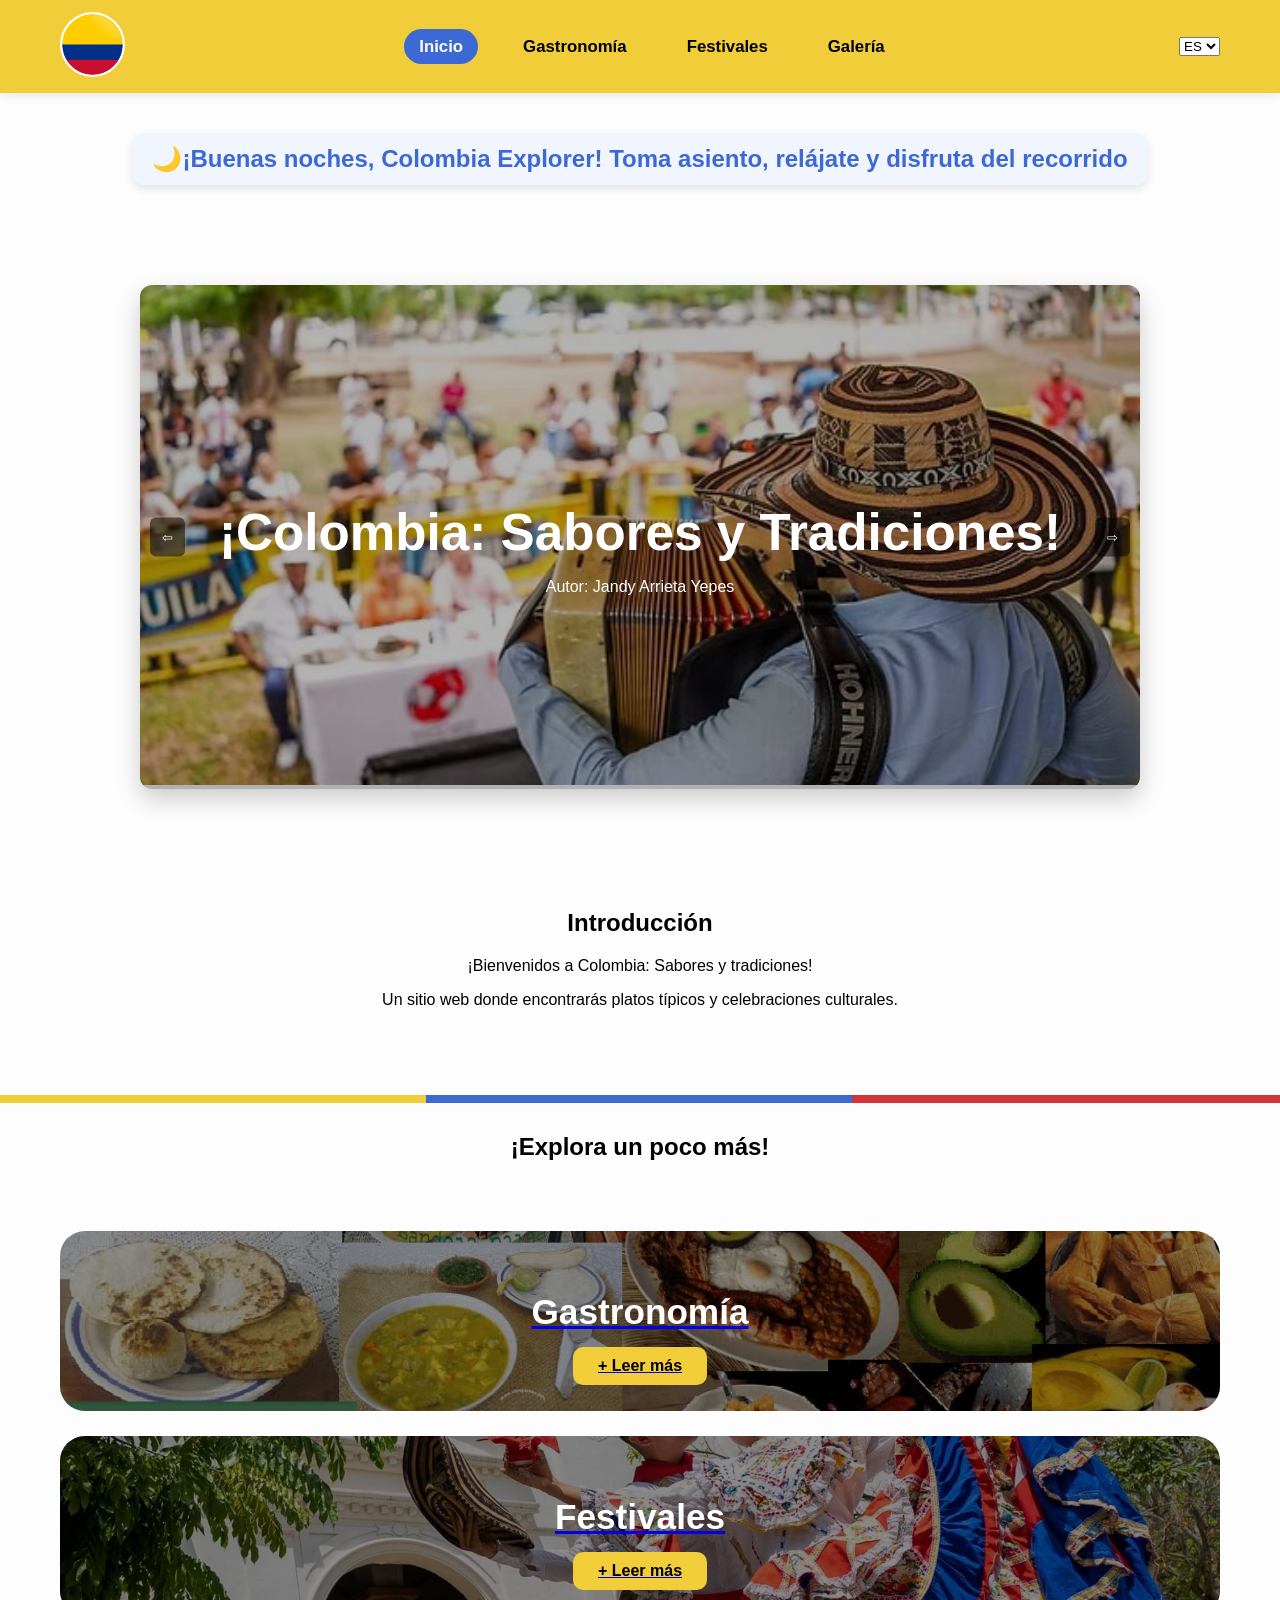
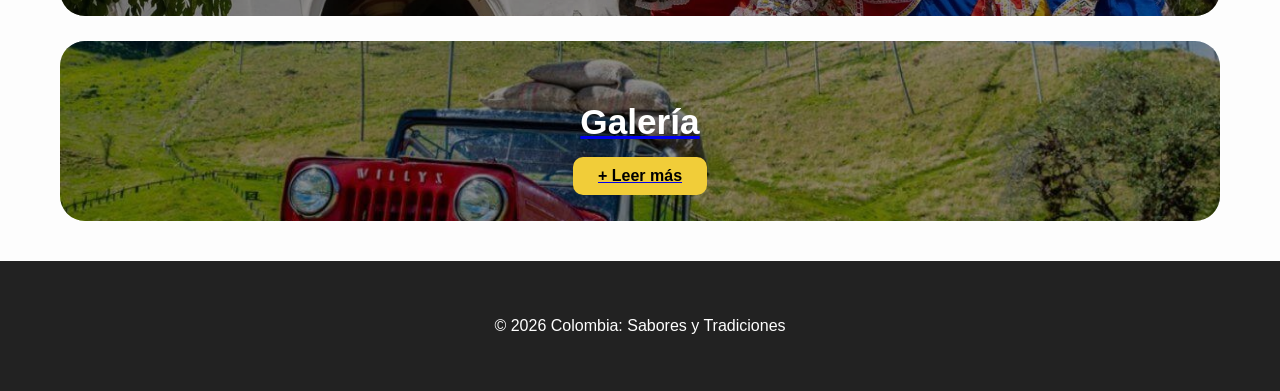
<file: index.html>
<!DOCTYPE html>
<html lang="es">
<head>
    <meta charset="UTF-8">
    <meta name="viewport" content="width=device-width, initial-scale=1.0">
    <title>Colombia: Sabores y Tradiciones</title>
    <link rel="stylesheet" href="css/style.css">
</head>

<body>
    
    <!--Header-->
    <header class="header-vibrant">
        <div class="container header-flex">
            
            <div class="logo-circle">
                <img src="img/logo_circular_colombia.png" alt="Bandera de Colombia en forma circular">
            </div>

          <!--Botón para abrir los enlaces-->
            <button id="abrir" class="abrir-menu" aria-label="Abrir menú">☰</button>
            
            <nav class="nav-menu"  id="nav" aria-label="Menú principal">
                
                <button id="cerrar" class="cerrar-menu" aria-label="Cerrar menú">X</button> 

                    <ul>
                        <li><a href="index.html" class="active" data-section="header" data-value="inicio">Inicio</a></li>
                        <li><a href="gastronomia.html" data-section="header" data-value="gastronomia">Gastronomía</a></li>
                        <li><a href="festivales.html" data-section="header" data-value="festivales">Festivales</a></li>
                        <li><a href="galeria.html" data-section="header" data-value="galeria">Galería</a></li>
                    </ul>

            </nav>

            <div class="header-tools">
                
                <!--Selector de idiomas-->
                <div class="lang-box">
                    <label for="idioma"class="visually-hidden">Idioma:</label>
                    <select id="idioma">
                        <option aria-label="Idioma español" value="es">ES</option>
                        <option aria-label="Idioma inglés" value="en">EN</option>
                    </select>
                </div>
                
            </div>
            
        </div>
    </header>
    
    <!--Contenido principal-->
    
    <main>

            <!--Mensaje de personalización-->
            <h2 id="mensaje"></h2> 
            
            <!--Imagen principal (Hero)-->
            <section id="hero">

                    <div class="hero-imagen">

                        <div class="slider">

                            <div class="slide">
                                <img src="img/Imagen_hero1.jpg" alt="">
                            </div>

                            <div class="slide">
                                <img src="img/Imagen_hero2.jpg" alt="">
                            </div>

                            <div class="slide">
                                <img src="img/Imagen_hero3.jpg" alt="">
                            </div>
                        </div>

                        <!--Flechas izquierda y derecha del slider-->
                        <button class="prev" onclick="moveSlide(-1)">⇦</button> <!--Flecha izquierda-->
                        <button class="next" onclick="moveSlide(1)">⇨</button> <!--Flecha derecha-->

                        <div class="hero-texto">
                            <h1 data-section="hero" data-value="herotitulo">¡Colombia: Sabores y Tradiciones!</h1>
                            <p data-section="hero" data-value="herotexto">Autor: Jandy Arrieta Yepes</p>
                        </div>
                    </div>

            </section>

        <!--Bienvenida-->
        <section id="bienvenida">
            <div class="container">
                <div class="intro-texto">

                    <h2 data-section="bienvenida" data-value="bienvenidatitulo">Introducción</h2>
                    <p data-section="bienvenida" data-value="bienvenidatexto1">¡Bienvenidos a Colombia: Sabores y tradiciones!</p>
                    <p data-section="bienvenida" data-value="bienvenidatexto2">Un sitio web donde encontrarás platos típicos y celebraciones culturales.</p>
                </div>
            </div>

            <div class="bandera-separator"></div>
        </section>
        
        <!--Sección "¡Explora un poco más!"-->
        <section id="explorar">
            <div class="container">
                <h2 class="titulo-seccion" data-section="explorar" data-value="explorartitulo">¡Explora un poco más!</h2>
                
                <div class="grid-franjas">

                    <!--Tarjeta de Gastronomía-->

                    <article class="franja-card">
                        <a href="gastronomia.html">
                            <div class="franja-bg" style="background-image: url(img/collage-comida-colombiana.png) ;" loading="lazy">
                                <div class="overlay">
                                    <h3 data-section="tarjetas" data-value="tarjetagastronomia">Gastronomía</h3>
                                    <span class="btn-fake" data-section="explorar" data-value="btn">+ Leer más</span>
                                </div>
                            </div>
                        </a>
                    </article>
                    
                    <!--Sección Festivales-->
                    <article class="franja-card">
                        <a href="festivales.html">
                            <div class="franja-bg" style="background-image: url(img/pareja-colombiana-bailando_\ \(1\).jpeg);" loading="lazy">
                                <div class="overlay">
                                    <h3 data-section="tarjetas" data-value="tarjetafestival">Festivales</h3>
                                    <span class="btn-fake" data-section="explorar" data-value="btn">+ Leer más</span>
                                </div>
                            </div>
                        </a>
                    </article>

                    <!--Sección Galería-->
                    <article class="franja-card">

                        <a href="galeria.html">
                            <div class="franja-bg" style="background-image: url(img/paisaje-cordillerano-\ Quindio.jpg);" loading="lazy">
                                <div class="overlay">
                                    <h3 data-section="tarjetas" data-value="tarjetagaleria">Galería</h3>
                                    <span class="btn-fake" data-section="explorar" data-value="btn">+ Leer más</span>
                                </div>
                            </div>
                        </a>
                    </article>   
            </div>
        </section>
    </main>
    
     <footer>
        <div class="container">
            <p data-section="footer" data-value="footertexto">&copy; 2026 Colombia: Sabores y Tradiciones</p>
        </div>
    </footer>
    
    <script src="./js/menu.js"></script>
    <script src="./js/idioma.js"></script>
    <script src="./js/slider.js"></script>
    <script src="./js/mensajes_personalizado.js"></script>
</body>
</html>
</file>
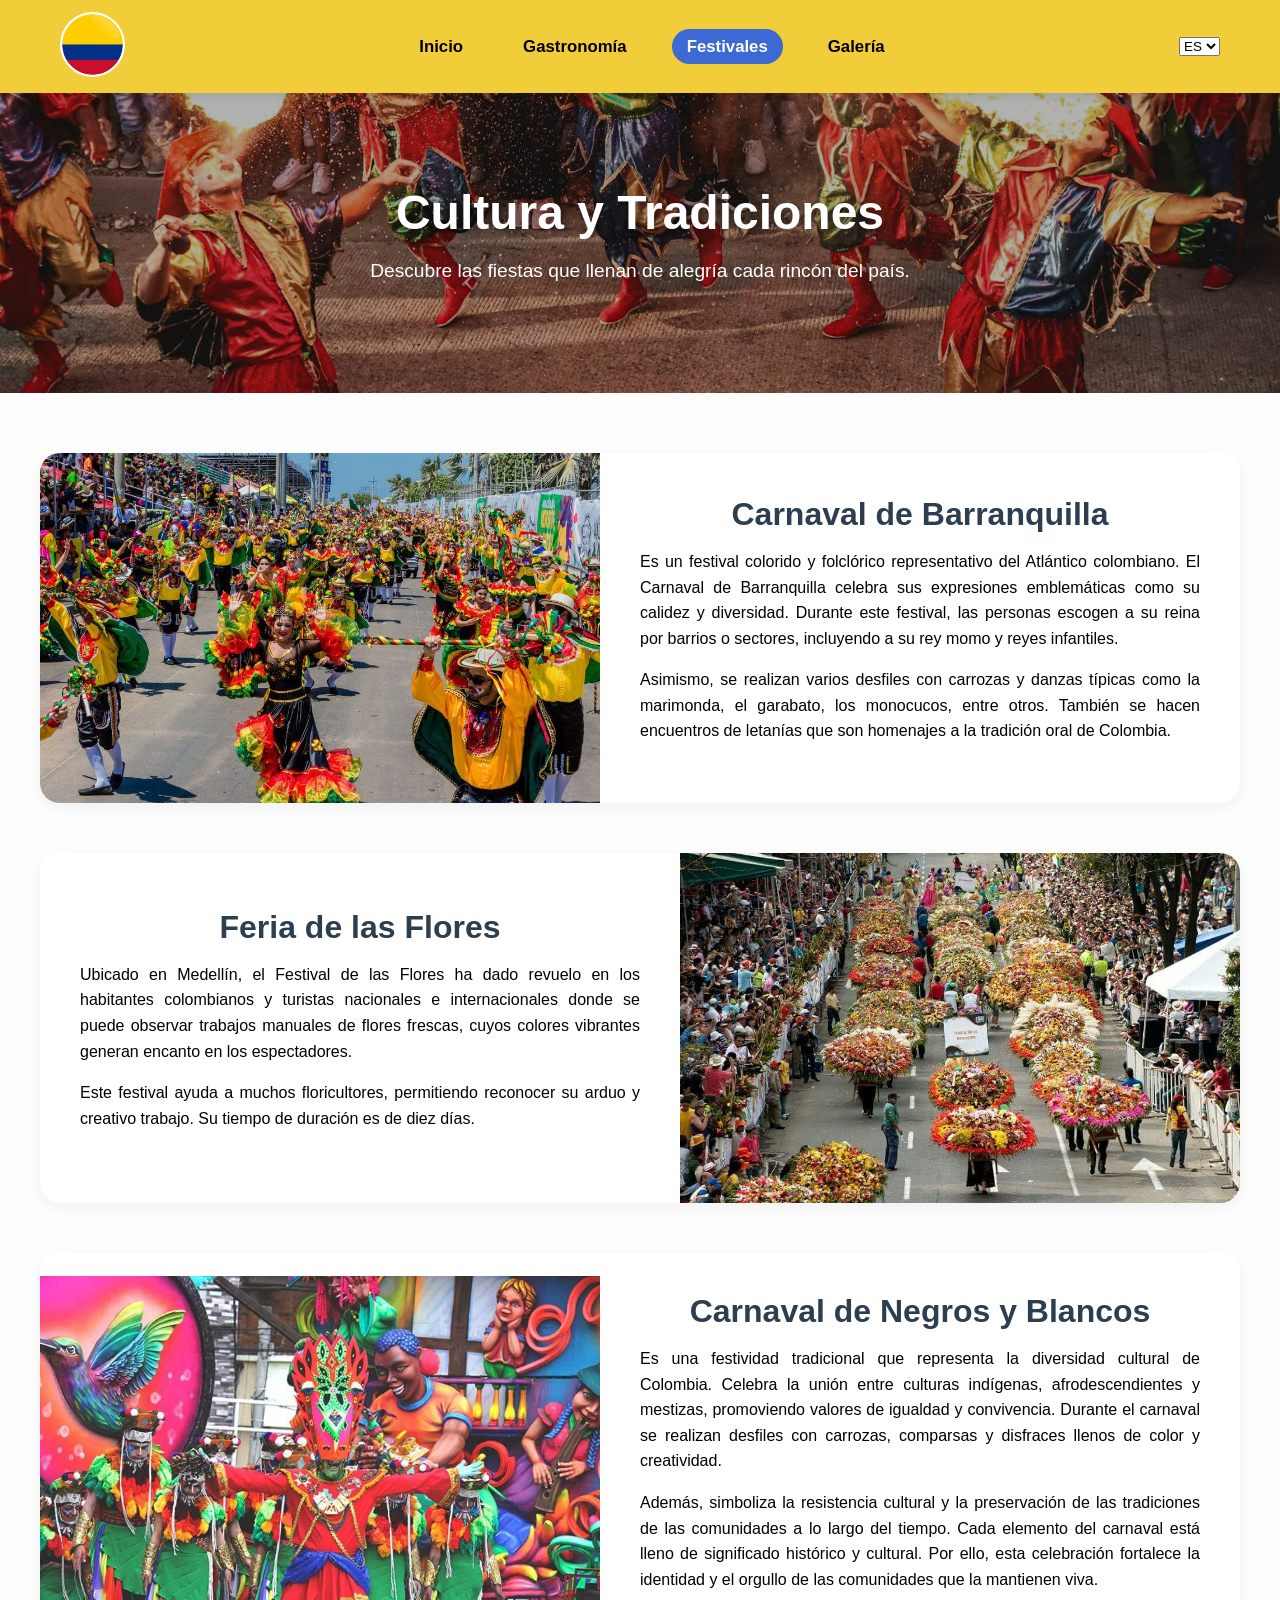
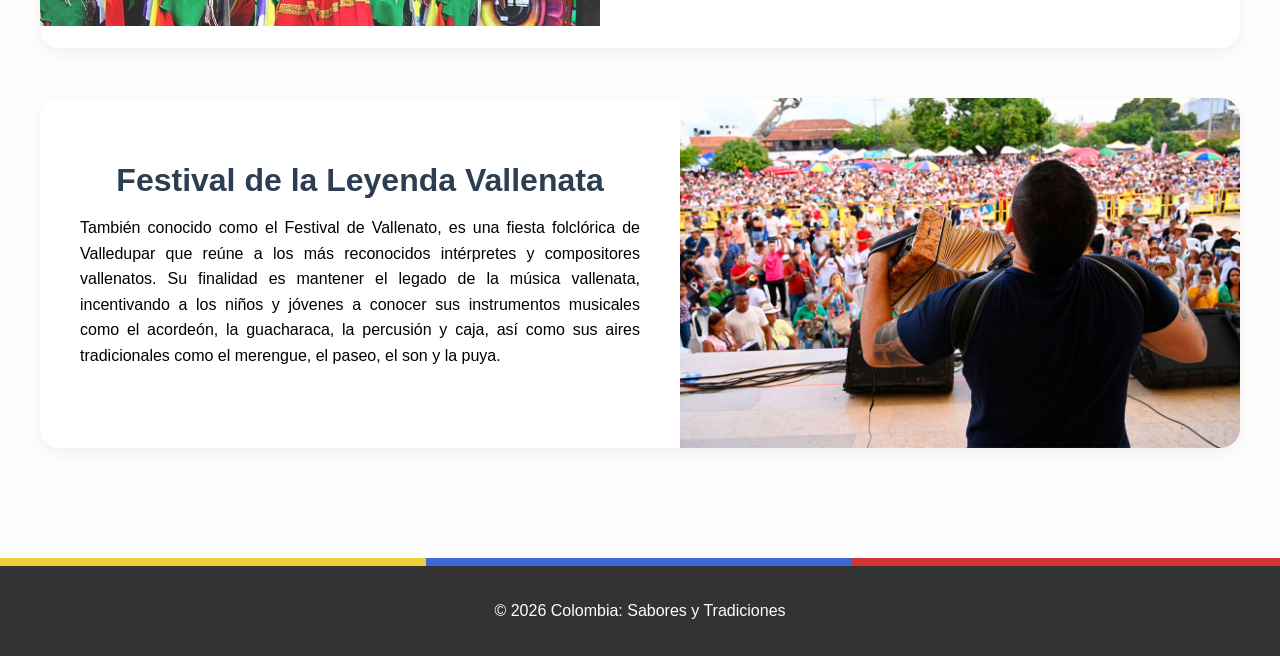
<file: festivales.html>
<!DOCTYPE html>
<html lang="es">
<head>
    <meta charset="UTF-8">
    <meta name="viewport" content="width=device-width, initial-scale=1.0">
    <title>Festividades | Colombia: Sabores y Tradiciones</title>
    <link rel="stylesheet" href="css/festivales.css">
</head>
<body>
    
    <header class="header-vibrant">
        <div class="container header-flex">

           <div class="logo-circle">
                <img src="img/logo_circular_colombia.png" alt="Bandera de Colombia en forma circular">
            </div>

            <!--Botón para abrir los enlaces-->
            <button id="abrir" class="abrir-menu" aria-label="Abrir menú">☰</button>
            
            <nav class="nav-menu"  id="nav" aria-label="Menú principal">
                
                <button id="cerrar" class="cerrar-menu" aria-label="Cerrar menú">X</button> 

                    <ul>
                        <li><a href="index.html"  data-section="header" data-value="inicio">Inicio</a></li>
                        <li><a href="gastronomia.html" data-section="header" data-value="gastronomia">Gastronomía</a></li>
                        <li><a href="festivales.html" class="active" data-section="header" data-value="festivales">Festivales</a></li>
                        <li><a href="galeria.html" data-section="header" data-value="galeria">Galería</a></li>
                    </ul>

            </nav>

            <div class="header-tools">
                
              <!--Selector de idiomas-->
                <div class="lang-box">
                    <label for="idioma"class="visually-hidden">Idioma:</label>
                    <select id="idioma">
                        <option aria-label="Idioma español" value="es">ES</option>
                        <option aria-label="Idioma inglés" value="en">EN</option>
                    </select>
                </div>
            </div>
        </div>
    </header>

    <!--Contenido principal-->
    <main>

        <!--Hero-->
        <section id="hero">
            <div class="hero-imagen">
                <div class="hero-texto">
                    <h1 data-section="festivales" data-value="festivalherotitulo">Cultura y Tradiciones</h1>
                    <p data-section="festivales" data-value="festivalherotexto">Descubre las fiestas que llenan de alegría cada rincón del país.</p>
                </div>
            </div>
        </section>

        <!--Contenido sobre los festivales de Colombia-->
        <section class="container regiones-container">
            
            <!--Carnaval de Barranquilla-->
            <article class="plato-region">

                <div class="plato-imagen">
                    <img src="img/Carnaval-de-Barranquilla(1).jpg" alt="Comparsas del Carnaval de Barranquilla con trajes coloridos bailando en desfile." loading="lazy">
                </div>

                <!--Información sobre el carnaval de Barranquilla-->
               
                <div class="plato-info">
                    <h3 data-section="evento1" data-value="titulo">Carnaval de Barranquilla</h3>
                    <p data-section="evento1" data-value="texto1">Es un festival colorido y folclórico representativo del Atlántico colombiano. El Carnaval de Barranquilla celebra sus expresiones emblemáticas como su calidez y diversidad. Durante este festival, las personas escogen a su reina por barrios o sectores, incluyendo a su rey momo y reyes infantiles.</p> 
                    <p data-section="evento1" data-value="texto2">Asimismo, se realizan varios desfiles con carrozas y danzas típicas como la marimonda, el garabato, los monocucos, entre otros. También se hacen encuentros de letanías que son homenajes a la tradición oral de Colombia.</p>
                </div>

            </article>
            
            <!--Feria de las Flores-->
            <article class="plato-region inversa">

                <div class="plato-imagen">
                    <img src="img/Festival-de-las-flores(3).jpg" alt="Personas en la Feria de las Flores cargando arreglos florales tradicionales." loading="lazy">
                </div>

                <!--Información sobre la Feria de las Flores-->
                <div class="plato-info">
                    <h3 data-section="evento2" data-value="titulo">Feria de las Flores</h3>
                    <p data-section="evento2" data-value="texto1">Ubicado en Medellín, el Festival de las Flores ha dado revuelo en los habitantes colombianos y turistas nacionales e internacionales donde se puede observar trabajos manuales de flores frescas, cuyos colores vibrantes generan encanto en los espectadores.</p>
                    <p data-section="evento2" data-value="texto2">Este festival ayuda a muchos floricultores, permitiendo reconocer su arduo y creativo trabajo. Su tiempo de duración es de diez días.</p>
                </div>

            </article>
            
            <!--Carnaval de Negros y Blancos-->
            <article class="plato-region">

                <div class="plato-imagen">
                    <img src="img/Carnal-Negros-y-Blancos(2).jpg" alt="Personas en el Carnaval de Negros y Blancos con rostros pintados y trajes coloridos en desfile." loading="lazy">
                </div>
                
                <!--Información sobre el Carnaval de Negros y Blancos-->
                
                <div class="plato-info">
                    <h3 data-section="evento3" data-value="titulo">Carnaval de Negros y Blancos</h3>
                    <p data-section="evento3" data-value="texto1">Es una festividad tradicional que representa la diversidad cultural de Colombia. Celebra la unión entre culturas indígenas, afrodescendientes y mestizas, promoviendo valores de igualdad y convivencia. Durante el carnaval se realizan desfiles con carrozas, comparsas y disfraces llenos de color y creatividad.</p>
                    <p data-section="evento3" data-value="texto2">Además, simboliza la resistencia cultural y la preservación de las tradiciones de las comunidades a lo largo del tiempo. Cada elemento del carnaval está lleno de significado histórico y cultural. Por ello, esta celebración fortalece la identidad y el orgullo de las comunidades que la mantienen viva.</p>
                </div>

            </article>
            
            <!--Festival de la Leyenda Vallenata-->
            <article class="plato-region inversa">
                
                <div class="plato-imagen">
                    <img src="img/Festival-de-la-leyenda-vallenata.jpg" alt="Acordeonero interpretando música vallenata en el Festival de la Leyenda Vallenata." loading="lazy">
                </div>
                    
                <!--Información sobre el Festival de la Leyenda Vallenata-->
                <div class="plato-info">
                    <h3 data-section="evento4" data-value="titulo">Festival de la Leyenda Vallenata</h3>
                    <p data-section="evento4" data-value="texto1">También conocido como el Festival de Vallenato, es una fiesta folclórica de Valledupar que reúne a los más reconocidos intérpretes y compositores vallenatos. Su finalidad es mantener el legado de la música vallenata, incentivando a los niños y jóvenes a conocer sus instrumentos musicales como el acordeón, la guacharaca, la percusión y caja, así como sus aires tradicionales como el merengue, el paseo, el son y la puya.</p>
                </div>
            </article>
            
        </section>

    </main>

    <!--Franja tricolor-->
    <div class="bandera-separator"></div>

    <footer>
        <div class="container">
            <p data-section="footer" data-value="footertexto">&copy; 2026 Colombia: Sabores y Tradiciones</p>
        </div>
    </footer>

    <script src="./js/menu.js"></script>
    <script src="./js/idioma.js"></script>

</body>
</html>
</file>
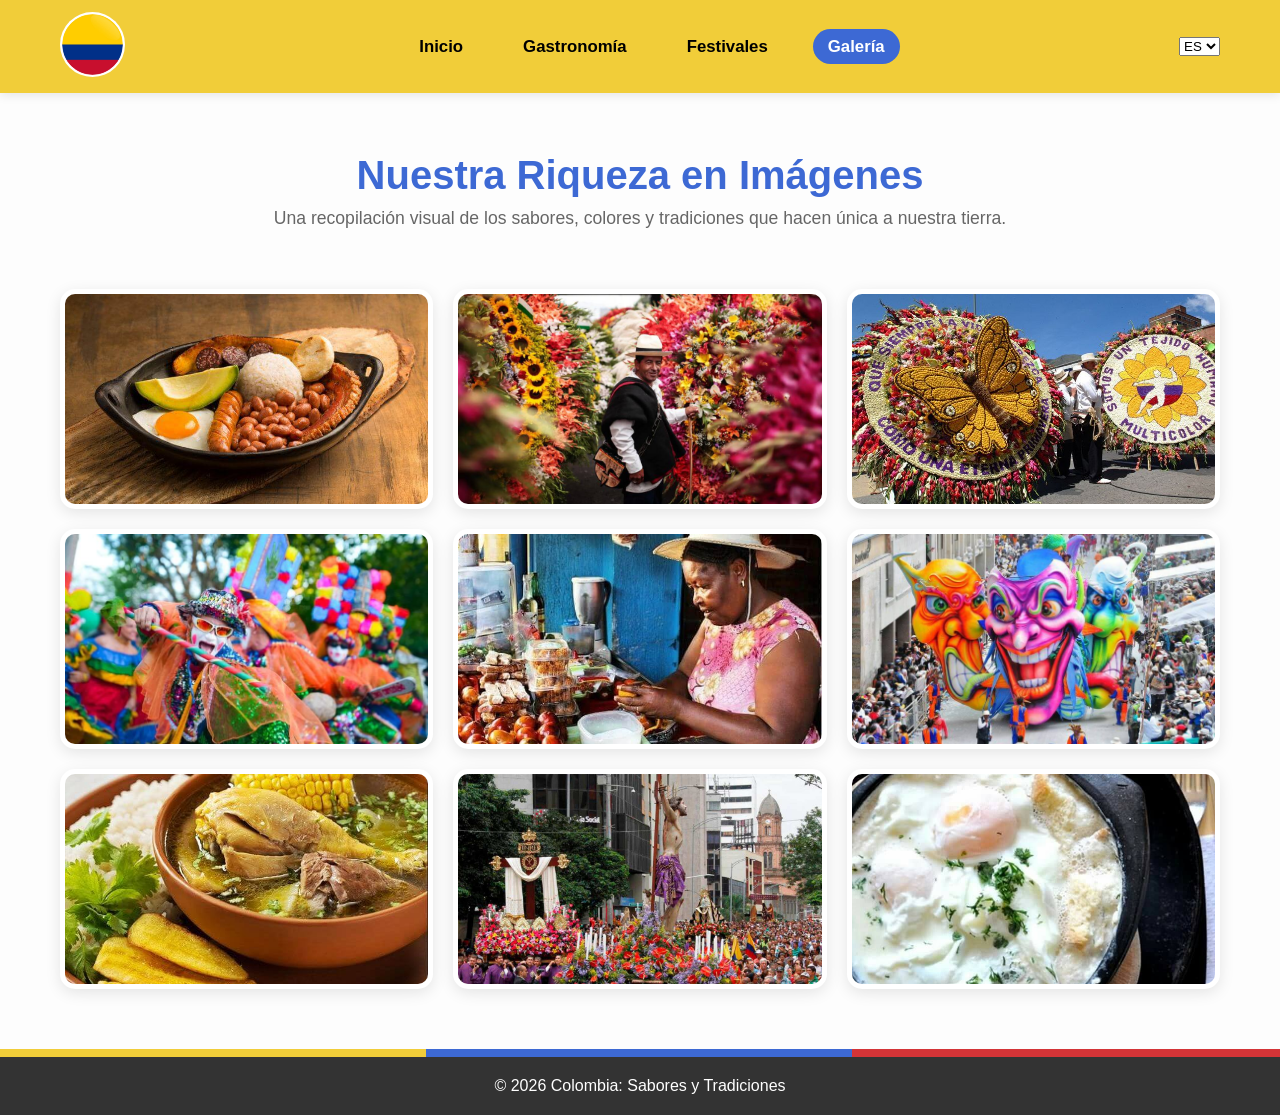
<file: galeria.html>
<!DOCTYPE html>
<html lang="es">
<head>
    <meta charset="UTF-8">
    <meta name="viewport" content="width=device-width, initial-scale=1.0">
    <title>Galería | Colombia: Sabores y Tradiciones</title>

    <link rel="stylesheet" href="css/galeria.css">
</head>

<body>

    <header class="header-vibrant">
        <div class="container header-flex">

            <!--Logo principal del sitio web-->
             <div class="logo-circle">
                <img src="img/logo_circular_colombia.png" alt="Bandera de Colombia en forma circular">
            </div>

            <!--Botón para abrir los enlaces-->
            <button id="abrir" class="abrir-menu" aria-label="Abrir menú">☰</button>
            
            <nav class="nav-menu"  id="nav" aria-label="Menú principal">
                
                <button id="cerrar" class="cerrar-menu" aria-label="Cerrar menú">X</button> 

                    <ul>
                        <li><a href="index.html"  data-section="header" data-value="inicio">Inicio</a></li>
                        <li><a href="gastronomia.html" data-section="header" data-value="gastronomia">Gastronomía</a></li>
                        <li><a href="festivales.html" data-section="header" data-value="festivales">Festivales</a></li>
                        <li><a href="galeria.html" class="active" data-section="header" data-value="galeria">Galería</a></li>
                    </ul>

            </nav>
            
            <div class="header-tools">
                
                <!--Selector de idiomas-->
                <div class="lang-box">
                    <label for="idioma"class="visually-hidden">Idioma:</label>
                    <select id="idioma">
                        <option aria-label="Idioma español" value="es">ES</option>
                        <option aria-label="Idioma inglés" value="en">EN</option>
                    </select>
                </div>

            </div>
        </div>
    </header>

    <!--Contenido principal-->
    <main>

        <!--Introduccón-->
        <section class="container galeria-intro">
            <h1 data-section="galeria" data-value="galeriatitulo">Nuestra Riqueza en Imágenes</h1>
            <p data-section="galeria" data-value="galeriatexto">Una recopilación visual de los sabores, colores y tradiciones que hacen única a nuestra tierra.</p>
        </section>

        <!--Galería-->
        <section class="container">
            <div class="galeria-grid">

                <!--Imagen 1-->
                <article class="galeria-item">
                    <img src="img/Bandeja-paisa(2).jpg" alt="Bandeja Paisa con arroz blanco, chicharrón, huevo frito, chorizo, arepa asada, frijoles y aguacate" loading="lazy">
                </article>

                <!--Imagen 2-->
                <article class="galeria-item">
                    <img src="img/Festival-de-las-flores(4).jpg" alt="Campesino antioqueño rodeado de flores en la Feria de las Flores" loading="lazy">
                </article>

                <!--Imagen 3-->
                <article class="galeria-item">
                    <img src="img/Festival-de-las-flores(1).jpg" alt="Silleteros desfilando en la Feria de las Flores con arreglos florales coloridos" loading="lazy">
                </article>

                <!--Imagen 4-->
                <article class="galeria-item">
                    <img src="img/Carnaval-de-Barranquilla(3).jpg" alt="Comparsas del Carnaval de Barranquilla con trajes coloridos y música" loading="lazy">
                </article>

                <!--Imagen 5-->
                <article class="galeria-item">
                    <img src="img/Chontaduro-galeria.jpg" alt="Mujer del pacífico preparando chontaduro en un puesto comercial" loading="lazy">
                </article>

                <!--Imagen 6-->
                <article class="galeria-item">
                    <img src="img/Carnal-Negros-y-Blancos.jpg" alt="Desfile del Carnaval de Negros y Blancos con carrozas y comparsas" loading="lazy" >
                </article>

                <!--Imagen 7-->
                <article class="galeria-item">
                    <img src="img/Sanchoco-de-gallina.jpg" alt="Sancocho de Gallina servido con arroz blanco, tajadas verdes y verduras" loading="lazy">
                </article>

                <!--Imagen 8-->
                <article class="galeria-item">
                    <img src="img/Semana-Santa-En-Medellín.jpg" alt="Procesión de Semana Santa con fieles y figuras religiosas en la calle" loading="lazy">
                </article>

                <!--Imagen 9-->
                <article class="galeria-item">
                    <img src="img/Changua.jpg" alt="Plato de changua con huevo, leche, cilantro y pan" loading="lazy">
                </article>

            </div>

        </section>

    </main>

    <!--Franja separadora -->
    
    <div class="bandera-separator"></div>

    <!--Parte final-->
    <footer>
        <div class="container">
            <p data-section="footer" data-value="footertexto">&copy; 2026 Colombia: Sabores y Tradiciones</p>
        </div>
    </footer>

    <script src="./js/menu.js"></script>
    <script src="./js/idioma.js"></script>

</body>
</html>
</file>
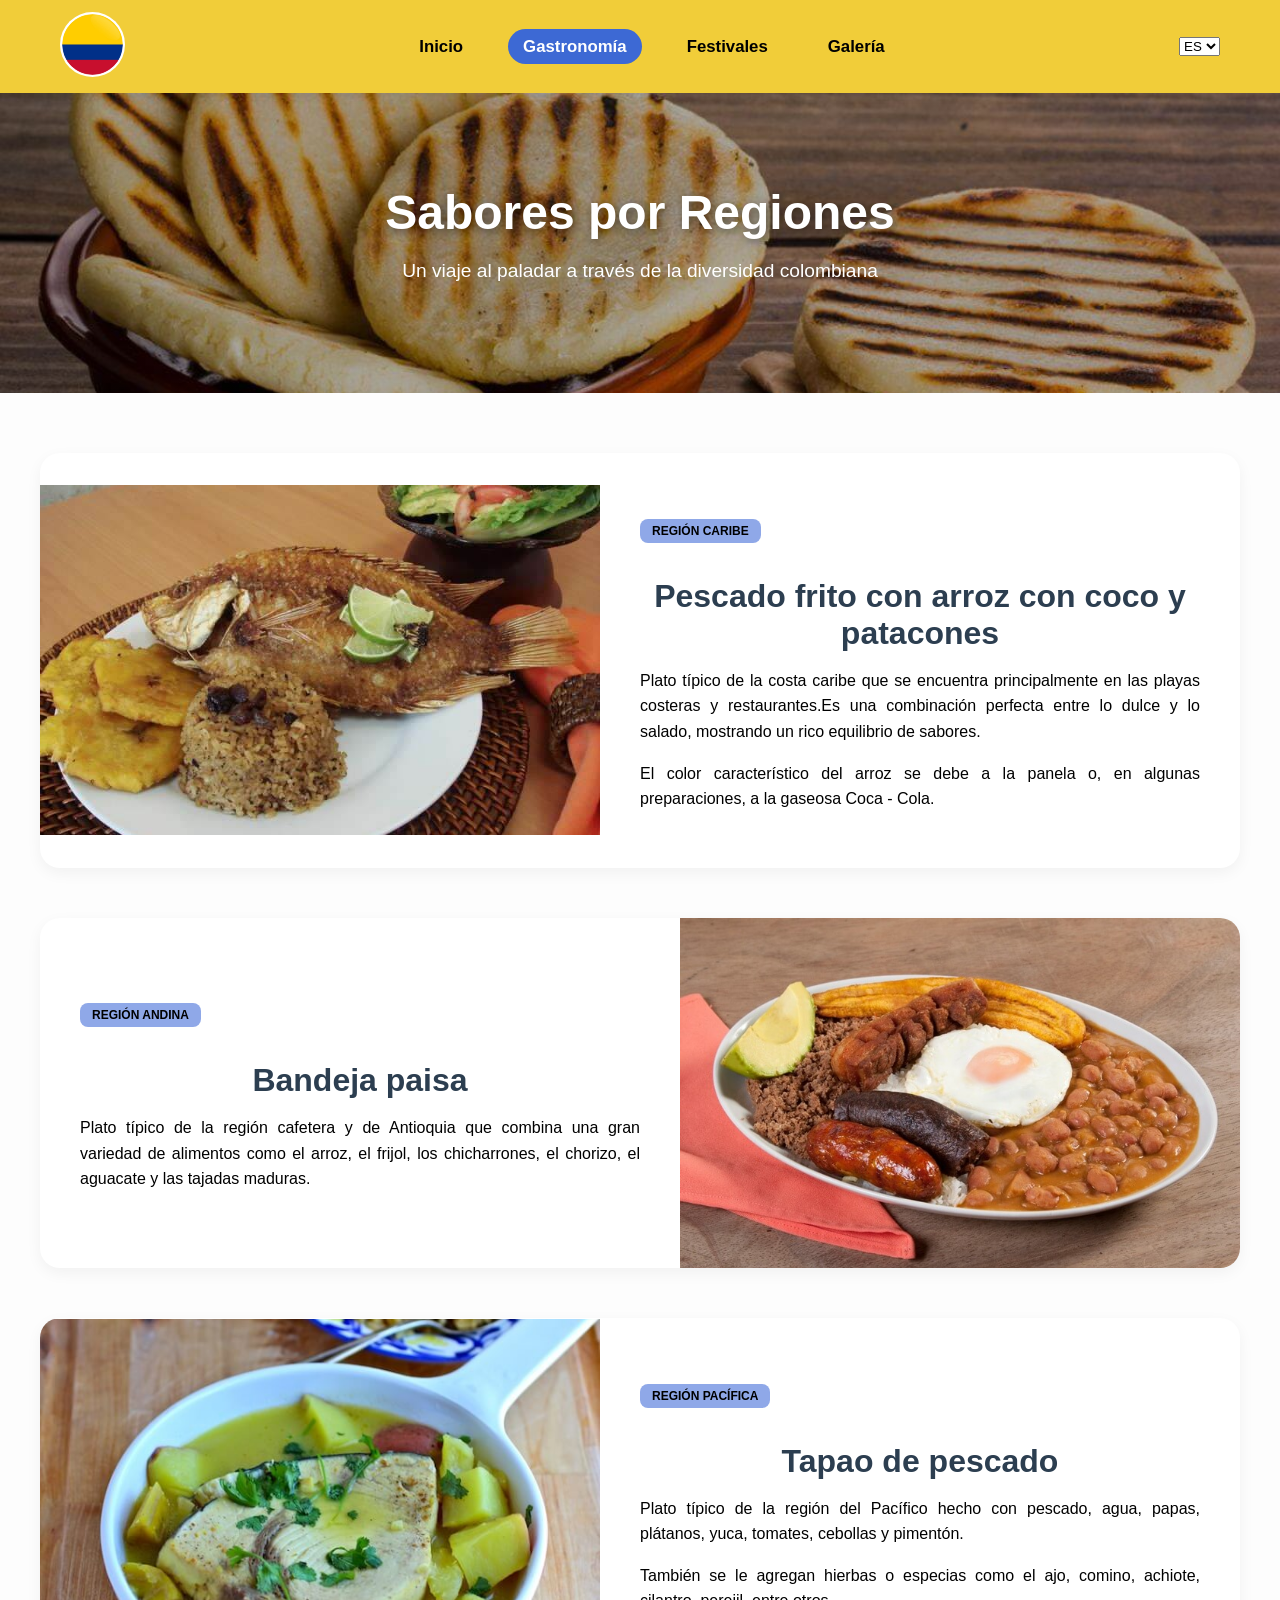
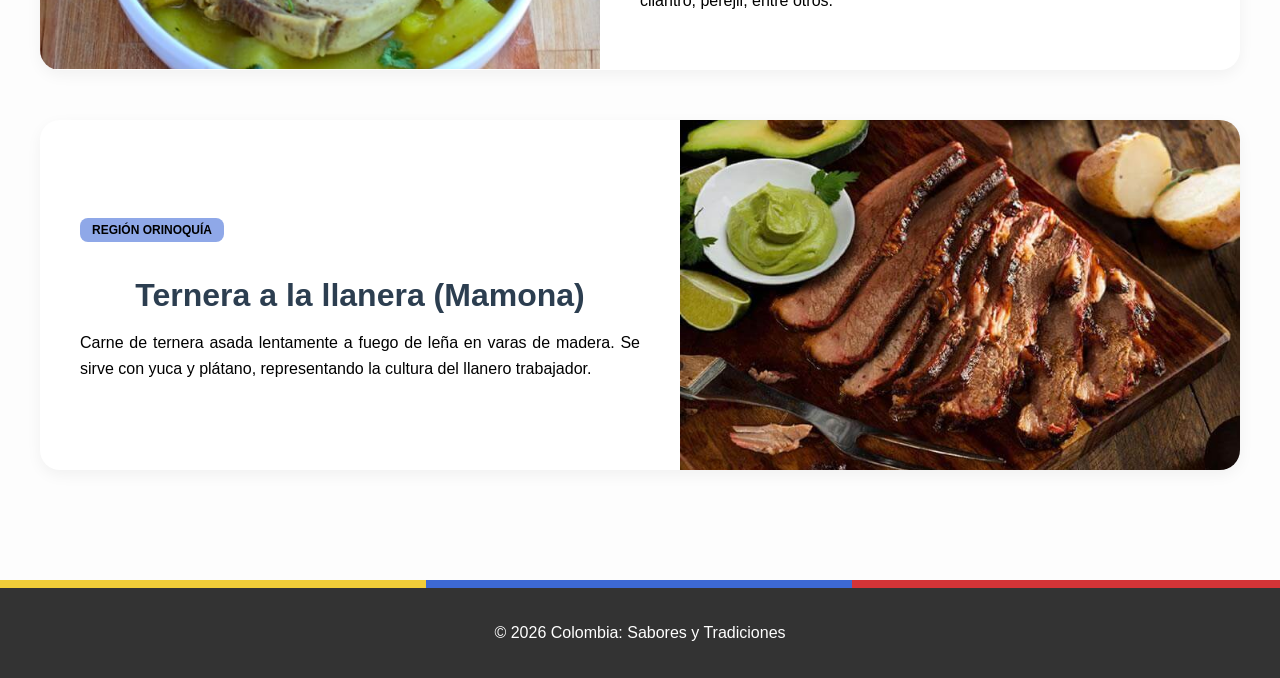
<file: gastronomia.html>
<!DOCTYPE html>
<html lang="es">
<head>
    <meta charset="UTF-8">
    <meta name="viewport" content="width=device-width, initial-scale=1.0">
    <title>Regiones Gastronómicas | Colombia</title>
    <link rel="stylesheet" href="css/gastronomia.css">
</head>
<body>

    <header class="header-vibrant">
        <div class="container header-flex">

             <div class="logo-circle">
                <img src="img/logo_circular_colombia.png" alt="Bandera de Colombia en forma circular">
            </div>

           <!--Botón para abrir los enlaces-->
            <button id="abrir" class="abrir-menu" aria-label="Abrir menú">☰</button>
            
            <nav class="nav-menu"  id="nav" aria-label="Menú principal">
                
                <button id="cerrar" class="cerrar-menu" aria-label="Cerrar menú">X</button> 

                    <ul>
                        <li><a href="index.html"  data-section="header" data-value="inicio">Inicio</a></li>
                        <li><a href="gastronomia.html" class="active" data-section="header" data-value="gastronomia">Gastronomía</a></li>
                        <li><a href="festivales.html" data-section="header" data-value="festivales">Festivales</a></li>
                        <li><a href="galeria.html" data-section="header" data-value="galeria">Galería</a></li>
                    </ul>

            </nav>

            <div class="header-tools">

               <!--Selector de idiomas-->
                <div class="lang-box">
                    <label for="idioma"class="visually-hidden">Idioma:</label>
                    <select id="idioma">
                        <option aria-label="Idioma español" value="es">ES</option>
                        <option aria-label="Idioma inglés" value="en">EN</option>
                    </select>
                </div>
            </div>
        </div>
    </header>

    <!--Contenido-->
    <main>

        <!--Sección del hero-->

        <section id="hero">
            <div class="hero-imagen">
                <div class="hero-texto">
                    <h1 data-section="gastronomia" data-value="herotitulo">Sabores por Regiones</h1>
                    <p data-section="gastronomia" data-value="herotexto">Un viaje al paladar a través de la diversidad colombiana</p>
                </div>
            </div>
        </section>
        
        <!--Platos típico por región-->

        <section class="container regiones-container">
                
            <!--Pescado frito con arroz de coco y patacones-->
            <article class="plato-region">

                <div class="plato-imagen">
                    <img src="img/Arroz-de-coco-mojarra-patacones.jpg" alt="Arroz de coco acompañado de mojarra frita y patacones de plátano verde" loading="lazy">
                </div>

                <!--Información del primer plato-->
                <div class="plato-info">
                    <h2>
                        <span class="etiqueta-region caribe" data-section="plato1" data-value="region1" >Región Caribe</span>
                    </h2>
                    <h3 data-section="plato1" data-value="titulo">Pescado frito con arroz con coco y patacones</h3>
                    <p data-section="plato1" data-value="texto1">Plato típico de la costa caribe que se encuentra principalmente en las playas costeras y restaurantes.Es una combinación perfecta entre lo dulce y lo salado, mostrando un rico equilibrio de sabores.</p>
                    <p data-section="plato1" data-value="texto2">El color característico del arroz se debe a la panela o, en algunas preparaciones, a la gaseosa Coca - Cola. </p>
                </div>

            </article>

            <!--Bandeja paisa-->
            <article class="plato-region inversa">

                <div class="plato-imagen">
                    <img src="img/Bandeja-paisa.jpg" alt="Bandeja Paisa con arroz, frijoles, carne, chicharrón, huevo frito y aguacate." loading="lazy">
                </div>

                <!--Información del segundo plato-->
                <div class="plato-info">
                    <h2>
                        <span class="etiqueta-region andina" data-section="plato2" data-value="region2">Región Andina</span>
                    </h2>
                    <h3 data-section="plato2" data-value="titulo">Bandeja paisa</h3>
                    <p data-section="plato2" data-value="texto1"> Plato típico de la región cafetera y de Antioquia que combina una gran variedad de alimentos como el arroz, el frijol, los chicharrones, el chorizo, el aguacate y las tajadas maduras.</p>
                </div>
            </article>
                
            <!--Tapao de pescado-->
            <article class="plato-region">

                <div class="plato-imagen">
                    <img src="img/Tapao-de-Pescado.jpg" alt="Tapao de pescado con yuca, plátano y verduras." loading="lazy">
                </div>

                <!--Información del tercer plato-->
                <div class="plato-info">
                    <h2>
                        <span class="etiqueta-region pacifica" data-section="plato3" data-value="region3">Región Pacífica</span>
                    </h2>
                    <h3 data-section="plato3" data-value="titulo">Tapao de pescado</h3>
                    <p data-section="plato3" data-value="texto1">Plato típico de la región del Pacífico hecho con pescado, agua, papas, plátanos, yuca, tomates, cebollas y pimentón.</p>
                    <p data-section="plato3" data-value="texto2">También se le agregan hierbas o especias como el ajo, comino, achiote, cilantro, perejil, entre otros.</p>
                </div>

            </article>

            <!--Ternera a la llanera (Mamona)-->
                
            <article class="plato-region inversa">
                <div class="plato-imagen">
                    <img src="img/Ternera-a-la-llanera.jpg" alt="Ternera a la llanera asada sobre fuego de leña acompañada de yuca o plátano." loading="lazy">
                </div>

                <!--Información del cuarto plato-->
                <div class="plato-info">
                    <h2>
                        <span class="etiqueta-region orinoquia" data-section="plato4" data-value="region4">Región Orinoquía</span>
                    </h2>
                    <h3 data-section="plato4" data-value="titulo">Ternera a la llanera (Mamona)</h3>
                    <p data-section="plato4" data-value="texto1">Carne de ternera asada lentamente a fuego de leña en varas de madera. Se sirve con yuca y plátano, representando la cultura del llanero trabajador.</p>
                </div>

            </article>
        </section>
    </main>

    <!--Franja tricolor-->
    <div class="bandera-separator"></div>

     <footer>
        <div class="container">
            <p data-section="footer" data-value="footertexto">&copy; 2026 Colombia: Sabores y Tradiciones</p>
        </div>
    </footer>

    <script src="./js/menu.js"></script>
    <script src="./js/idioma.js"></script>

</body>
</html>
</file>
<file: css/style.css>
/* --- ESTILOS GENERALES --- */
* {
    box-sizing: border-box;
}

body {
    font-family: 'Roboto', sans-serif;
    background-color: #fdfdfd;
    margin: 0;
    padding: 0;
}

.container {
    max-width: 1200px;
    margin: 0 auto;
    padding: 0 20px;
}

/* --- BARRA DE NAVEGACIÓN--- */
.header-vibrant {
    background-color: #f1cd39;
    padding: 12px 0;
    width: 100%;
    position: sticky;
    top: 0;
    z-index: 1000;
    box-shadow: 0 2px 10px rgba(0,0,0,0.1);
}

.header-flex {
    display: flex;
    justify-content: space-between;
    align-items: center;
}

.logo-circle img {
    height: 65px;
    width: 65px;
    border-radius: 50%;
    background-color: #fff;
    padding: 2px;
    object-fit: cover;
}

.nav-menu ul {
    list-style: none;
    display: flex;
    margin: 0;
    padding: 0;
    gap: 30px;
}

/*Menú tipo hamburguesa*/
.abrir-menu,
.cerrar-menu{
    display: none;
}

.nav-menu a {
    text-decoration: none;
    color: #000;
    font-weight: 700;
    font-size: 1.05rem;
    padding: 8px 15px;
    transition: all 0.3s ease;
}

.nav-menu a:hover, 
.nav-menu a.active {
    color: #fff;
    background-color: #3d69d4;
    border-radius: 20px;
}

.menu-icon{
    display: none;
}

.header-tools {
    display: flex;
    align-items: center;
    gap: 15px;
}

.visually-hidden{
    position: absolute;
    left: -9999px;
}

/*--- Mensaje Personalizado ---*/

#mensaje {
    text-align: center;
    padding: 12px 20px; /*Agrega espacio en el elemento*/
    font-size: 1.5rem; /*Tamaño del texto*/
    font-weight: 600; /*Agrega grosor al texto*/
    color:#3d69d4;
    background-color: #f1f5ff; /*Color del fondo*/
    border-radius: 12px; /*Redondear las esquinas del contenedor*/
    width: fit-content;
    max-width: 90%;
    margin: 40px auto 40px auto;
    box-shadow: 0 4px 10px rgba(0,0,0, 0.1); /*Sombras suaves alrededor de los elementos*/
    animation: aparecer 1.5s ease;
}

/*-- Breve animación --*/

/*Crear animaciones personalizadas*/
@keyframes aparecer { 
    /*Inicio de la animación*/
    from {
        opacity: 0;
        transform: translateY(-10px);
    }

    /*Finalización de la animación*/
    to {
        opacity: 1;
        transform: translateY(0);
    }

}

/* --- SECCIÓN HERO --- */
#hero {
    text-align: center;
    padding: 60px 20px;
}

.hero-texto {
    position: absolute;
    top: 50%;
    left: 50%;
    transform: translate(-50%, -50%);
    z-index: 20;
    color: #fff;
    text-align: center;
    width: 100%;
    padding: 0 20px;
    pointer-events: none;
}
.hero-texto h1 {
    color: #3d69d4;
    font-size: 3.2rem;
    margin-bottom: 10px;
}

.hero-texto .autor {
    color: #999;
    margin-bottom: 35px;
}

.intro-texto {
    text-align: center;
    padding: 40px 0;
}

/*Para el slider*/.hero-imagen {
    position: relative;
    width: 100%; /*Ancho*/
    max-width: 1000px;
    margin: auto;
    overflow: hidden;
    border-radius: 12px;
    box-shadow:  0 10px 25px rgba(0, 0, 0, 0.2);
}

.slider {
    display: flex;
    width: 100%;
    transition: transform .5s ease-in-out;
}

.slide {
    position: relative;
    flex: 0 0 100%;
    min-height: 100%;
}

.slider img {
    width: 100%;
    height: 500px;
    object-fit: cover;
    flex-shrink: 0;

}

/*Overlay  negro*/
.slide::after {
    content: "";
    position: absolute;
    inset: 0;
    background: rgba(0,0,0,0.3);
    z-index: 1;
    pointer-events: none;
}

/*Clase de los botones prev y next*/

.prev, .next {
    position: absolute; /*Posicionarlos sobre el slider*/
    top: 50%; /*Permite centrar los botones de forma vertical*/
    transform: translateY(-50%);
    background-color: rgb(0,0,0, 0.5);
    color: #fff;
    border: none;
    padding: 12px;
    cursor: pointer;
    z-index: 10;
    border-radius: 6px;
}

/*Estilo individual para cada botón*/

.prev {
    left: 10px; /*Ubicación de la flecha izquierda*/
}

.next {
    right: 10px; /*Ubicación de la flecha derecha*/
}

.hero-imagen h1{
    color: #fff;
}

/* --- FRANJA TRICOLOR --- */
.bandera-separator {
    width: 100%;
    height: 8px; 
    background: linear-gradient(to right, #f1cd39 33.3%, #3d69d4 33.3%, #3d69d4 66.6%, #d43437 66.6%);
    margin: 30px 0;
}

/* --- GRID DE FRANJAS --- */
.grid-franjas {
    display: flex;
    flex-direction: column;
    gap: 25px;
    padding: 40px 0;
}

.titulo-seccion{
    text-align: center;
    margin-bottom: 30px;
}

.franja-card {
    text-decoration: none;
    display: block;
    border-radius: 25px;
    overflow: hidden;
    transition: transform 0.3s ease;
}

.franja-card:hover {
    transform: scale(1.01);
}

.franja-bg {
    height: 180px;
    background-size: cover;
    background-position: center;
}

.overlay {
    background: rgba(0, 0, 0, 0.45);
    width: 100%;
    height: 100%;
    display: flex;
    flex-direction: column;
    justify-content: center;
    align-items: center;
}

.overlay h3 {
    color: #fff;
    font-size: 2.2rem;
    margin-bottom: 15px;
}

.btn-fake {
    background-color: #f1cd39;
    color: #000;
    padding: 10px 25px;
    border-radius: 10px;
    font-weight: 700;
}

/* --- FOOTER --- */
footer {
    background-color: #222;
    color: #fff;
    padding: 40px 0;
    text-align: center;
}

/*--Responsive--*/
@media (max-width: 850px) {

       /*--Abrir menú--*/
    .abrir-menu,
    .cerrar-menu{
        display: block;
        background: none;
        border: none;
        font-size: 1.5rem;
        cursor: pointer;
    }
    
    /*--Posición del botón--*/
    .abrir-menu{
        position: absolute;
        top: 20px;
        left: 20px;
    }

    /*--Ocultar menú--*/

    .nav-menu{
    opacity: 0;
    visibility: hidden;

    display: flex;
    flex-direction: column;
    align-items: center;
    justify-content: flex-start;
    gap: 1rem;

    position: fixed;
    top: 0;
    left: 0;

    width: 230px;
    height: 100vh;

    background-color: #e6c42f;
    padding: 2rem;
    padding-top: 1.5rem;

    box-shadow: 2px 0 10px rgba(0,0,0,0.2);

    transform: translateX(-100%);
    transition: transform 0.5s ease, opacity 0.5s ease;

    z-index: 2000;
    }
    
    /*--Menú activo--*/

    .nav-menu.visible {
    opacity: 1;
    visibility: visible;
    transform: translateX(0);
    }

    /*--Configuración de la posición y el tamaño del botón de cierre--*/
    .cerrar-menu{
        align-self: flex-end;
        font-size: 2rem;
        margin-top: 1rem;
        margin-bottom: 2rem;
    }

    /*-- Efecto de aumento de los botones al pasar el cursor*/
    .nav-menu a:hover{
    transform: scale(1.05);
    }

    /*--Links del menú--*/
    .nav-menu ul {
        flex-direction: column;
        align-items: center;
        gap: 35px;
    }

    /*--Header--*/
    .header-flex {
        flex-direction: column;
        align-items: center;
        position: relative;
    }

    .header-tools {
        width: 100%;
        display: flex;
        justify-content: flex-end;
        position: absolute;
        top: 10px;
        right: 10px;
    }
    
    /*--Idioma--*/
    .lang-box{
        margin-left:auto;
    }
    /*Configuración del slider*/

    .hero-imagen{
        height: auto;
        aspect-ratio: 16/ 9;
    }

    .slider img {
        height: 100%;
        object-fit: cover;
    }

    /*--Hero--*/
    .hero-texto h1 {
        font-size: 1.8rem;
    }


    /*--Franjas tricolor--*/
    .franja-bg {
        height: 150px;
    }

    .overlay h3 {
        font-size: 1.4rem;
    }

    .btn-fake {
        padding: 8px 15px;
        font-size: 0.8rem;
    }
}
</file>
<file: css/festivales.css>
/* --- ESTILOS GENERALES --- */
* {
    box-sizing: border-box;
}

body {
    font-family: 'Roboto', sans-serif;
    background-color: #fdfdfd;
    margin: 0;
    padding: 0;
}

.container {
    max-width: 1200px;
    margin: 0 auto;
    padding: 0 20px;
}

/* Header */
.header-vibrant {
    background-color: #f1cd39;
    padding: 12px 0;
    width: 100%;
    position: sticky;
    top: 0;
    z-index: 1000;
    box-shadow: 0 2px 10px rgba(0,0,0,0.1);
}

.header-flex {
    display: flex;
    justify-content: space-between;
    align-items: center;
}

.logo-circle img {
    height: 65px;
    width: 65px;
    border-radius: 50%;
    background-color: #fff;
    padding: 2px;
    object-fit: cover;
}

.nav-menu ul {
    list-style: none;
    display: flex;
    margin: 0;
    padding: 0;
    gap: 30px;
}
/*Menú tipo hamburguesa*/
.abrir-menu,
.cerrar-menu{
    display: none;
}

.nav-menu a {
    text-decoration: none;
    color: #000;
    font-weight: 700;
    font-size: 1.05rem;
    padding: 8px 15px;
    transition: all 0.3s ease;
}

.nav-menu a:hover, 
.nav-menu a.active {
    color: #fff;
    background-color: #3d69d4;
    border-radius: 20px;
}

.header-tools {
    display: flex;
    align-items: center;
    gap: 15px;
}

.visually-hidden{
    position: absolute;
    left: -9999px;
}

/* --- HERO SECTION --- */
#hero {
    background: linear-gradient(rgba(0,0,0,0.3), rgba(0,0,0,0.3)), url('../img/Carnaval-festividad.jpg') center/cover;
    height: 300px;
    display: flex;
    align-items: center;
    justify-content: center;
    text-align: center;
    color: white;
}

.hero-texto h1 { 
    font-size: 3rem;
    margin: 0;
    text-shadow: 2px 2px 10px rgba(0,0,0,0.5); }

.hero-texto p { font-size: 1.2rem; }

/* --- TARJETAS DE REGIONES --- */
.regiones-container { 
    padding: 60px 0;
 }

.plato-region {
    display: flex;
    align-items: center;
    background: #fff;
    border-radius: 20px;
    margin-bottom: 50px;
    overflow: hidden;
    box-shadow: 0 5px 15px rgba(0,0,0,0.05);
}

.plato-region.inversa {
    flex-direction: row-reverse; 
}

.plato-imagen {
    flex: 1;
    height: 350px; 
}
.plato-imagen img {
    width: 100%;
    height: 100%;
    object-fit: cover; }

.plato-info {
    flex: 1;
    padding: 40px; }

.etiqueta-region {
    display: inline-block;
    padding: 5px 12px;
    border-radius: 8px;
    font-size: 0.75rem;
    font-weight: bold;
    text-transform: uppercase;
    margin-bottom: 15px;
}

/* Colores de etiquetas */
.caribe { background-color: #8fa8e8; color: #000; }
.andina { background-color: #8fa8e8; color: #000; }
.pacifica { background-color: #8fa8e8; color: #000; }
.orinoquia { background-color: #8fa8e8; color: #000; }

.plato-info h3 {
    text-align: center;
    font-size: 2rem;
    color: #2c3e50;
    margin: 0 0 15px 0; 
}

.plato-info p {
    text-align: justify;
    line-height: 1.6;
    color:#000; 
}

/* --- FOOTER Y DIVISORES --- */
.bandera-separator {
    width: 100%;
    height: 8px;
    background: linear-gradient(to right, #f1cd39 33.3%, #3d69d4 33.3%, #3d69d4 66.6%, #d43437 66.6%);
}

footer {
    background: #333;
    color: white;
    padding: 20px 0;
    text-align: center; 
}

/* --- RESPONSIVE --- */
@media (max-width: 850px) {

      /*--Abrir menú--*/
    .abrir-menu,
    .cerrar-menu{
        display: block;
        background: none;
        border: none;
        font-size: 1.5rem;
        cursor: pointer;
    }
    
    /*--Posición del botón--*/
    .abrir-menu{
        position: absolute;
        top: 20px;
        left: 20px;
    }

    /*--Ocultar menú--*/

    .nav-menu{
    opacity: 0;
    visibility: hidden;

    display: flex;
    flex-direction: column;
    align-items: center;
    justify-content: flex-start;
    gap: 1rem;

    position: fixed;
    top: 0;
    left: 0;

    width: 230px;
    height: 100vh;

    background-color: #e6c42f;
    padding: 2rem;
    padding-top: 1.5rem;

    box-shadow: 2px 0 10px rgba(0,0,0,0.2);

    transform: translateX(-100%);
    transition: transform 0.5s ease, opacity 0.5s ease;

    z-index: 2000;
    }
    
    /*--Menú activo--*/

    .nav-menu.visible {
    opacity: 1;
    visibility: visible;
    transform: translateX(0);
    }

    /*--Configuración de la posición y el tamaño del botón de cierre--*/
    .cerrar-menu{
        align-self: flex-end;
        font-size: 2rem;
        margin-top: 1rem;
        margin-bottom: 2rem;
    }

    /*-- Efecto de aumento de los botones al pasar el cursor*/
    .nav-menu a:hover{
    transform: scale(1.05);
    }

    /*--Links del menú--*/
    .nav-menu ul {
        flex-direction: column;
        align-items: center;
        gap: 35px;
    }
    
    /*--Header--*/
    .header-flex {
        flex-direction: column;
        align-items: center;
        position: relative;
    }

    .header-tools {
        width: 100%;
        display: flex;
        justify-content: flex-end;
        position: absolute;
        top: 10px;
        right: 10px;
    }
    
    /*--Idioma--*/
    .lang-box{
        margin-left:auto;
    }

    /*--Contenido--*/
    .plato-region, 
    .plato-region.inversa { 
        flex-direction: column; 
    }

    /*--Optimización de las imágenes--*/
    .plato-imagen { 
        aspect-ratio: 412/274;
        width: 100%;
    }

    .plato-imagen img {
        width: 100%;
        height: 100%;
        object-fit: cover;
    }

    .hero-texto h1{
        font-size: 2rem;
    }

    .franja-bg {
        height: 150px;
    }

    .overlay h3 {
        font-size: 1.4rem;
    }

    .btn-fake {
        padding: 8px 15px;
        font-size: 0.8rem;
    }

}
</file>
<file: css/galeria.css>
/* ESTILOS GENERALES */
* {
    box-sizing: border-box;
    margin:0;
    padding:0;
}

body {
    font-family: 'Roboto', sans-serif;
    background-color: #fdfdfd;
}

/* Contenedor */

.container {
    max-width: 1200px;
    margin: 0 auto;
    padding: 0 20px;
}

/* Header */
.header-vibrant {
    background-color: #f1cd39;
    padding: 12px 0;
    width: 100%;
    position: sticky;
    top: 0;
    z-index: 1000;
    box-shadow: 0 2px 10px rgba(0,0,0,0.1);
}

.header-flex {
    display: flex;
    justify-content: space-between;
    align-items: center;
}

.logo-circle img {
    height: 65px;
    width: 65px;
    border-radius: 50%;
    background-color: #fff;
    padding: 2px;
    object-fit: cover;
}

/* Navegación */

.nav-menu ul {
    list-style: none;
    display: flex;
    gap: 30px;
}

/*Menú tipo hamburguesa*/
.abrir-menu,
.cerrar-menu{
    display: none;
}

.nav-menu a {
    text-decoration: none;
    color: #000;
    font-weight: 700;
    font-size: 1.05rem;
    padding: 8px 15px;
    transition: all 0.3s ease;
}

.nav-menu a:hover, 
.nav-menu a.active {
    color: #fff;
    background-color: #3d69d4;
    border-radius: 20px;
}

.header-tools {
    display: flex;
    align-items: center;
    gap: 15px;
}

.visually-hidden{
    position: absolute;
    left: -9999px;
}

/* ESTILOS DE GALERÍA */
.galeria-intro {
    text-align: center;
    padding: 60px 20px;
}

.galeria-intro h1 {
    color: #3d69d4;
    font-size: 2.5rem;
    margin-bottom: 10px;
}

.galeria-intro p {
    color: #666;
    font-size: 1.1rem;
}

.galeria-grid {
    display: grid;
    grid-template-columns: repeat(auto-fill, minmax(280px, 1fr));
    grid-auto-rows: 220px;
    gap: 20px;
    padding-bottom: 60px;
}

.galeria-item {
    overflow: hidden;
    border-radius: 15px;
    border: 5px solid #fff; /* Borde blanco */
    box-shadow: 0 4px 15px rgba(0,0,0,0.1);
    background-color: #fff;
}

.galeria-item img {
    width: 100%;
    height: 100%;
    object-fit: cover;
    transition: transform 0.5s ease;
    display: block;
}

.galeria-item:hover img {
    transform: scale(1.1);
}

/* Clases para fotos destacadas */
@media (min-width: 768px) {
    .galeria-item.wide { grid-column: span 2; }
    .galeria-item.tall { grid-row: span 2; }
}

/* --- Franjas tricolor--- */
.bandera-separator {
    width: 100%;
    height: 8px;
    background: linear-gradient(to right, #f1cd39 33.3%, #3d69d4 33.3%, #3d69d4 66.6%, #d43437 66.6%);
}

/*---Footer---*/

footer { background: #333; color: white; padding: 20px 0; text-align: center; }

/* RESPONSIVE DESIGN */ 
@media (max-width: 850px) {
    
    /*--Abrir menú--*/
    .abrir-menu,
    .cerrar-menu{
        display: block;
        background: none;
        border: none;
        font-size: 1.5rem;
        cursor: pointer;
    }
    
    /*--Posición del botón--*/
    .abrir-menu{
        position: absolute;
        top: 20px;
        left: 20px;
    }

    /*--Ocultar menú--*/

    .nav-menu{
    opacity: 0;
    visibility: hidden;

    display: flex;
    flex-direction: column;
    align-items: center;
    justify-content: flex-start;
    gap: 1rem;

    position: fixed;
    top: 0;
    left: 0;

    width: 230px;
    height: 100vh;

    background-color: #e6c42f;
    padding: 2rem;
    padding-top: 1.5rem;

    box-shadow: 2px 0 10px rgba(0,0,0,0.2);

    transform: translateX(-100%);
    transition: transform 0.5s ease, opacity 0.5s ease;

    z-index: 2000;
    }
    
    /*--Menú activo--*/

    .nav-menu.visible {
    opacity: 1;
    visibility: visible;
    transform: translateX(0);
    }

    /*--Configuración de la posición y el tamaño del botón de cierre--*/
    .cerrar-menu{
        align-self: flex-end;
        font-size: 2rem;
        margin-top: 1rem;
        margin-bottom: 2rem;
    }

    /*-- Efecto de aumento de los botones al pasar el cursor*/
    .nav-menu a:hover{
    transform: scale(1.05);
    }

    /*--Links del menú--*/
    .nav-menu ul {
        flex-direction: column;
        align-items: center;
        gap: 35px;
    }
    
    /*--Header--*/
    .header-flex {
        flex-direction: column;
        align-items: center;
        position: relative;
    }

    .header-tools {
        width: 100%;
        display: flex;
        justify-content: flex-end;
        position: absolute;
        top: 10px;
        right: 10px;
    }
    
    /*--Idioma--*/
    .lang-box{
        margin-left:auto;
    }

    /*--Galería--*/
    .galeria-grid{
        grid-template-columns: repeat(auto-fill,minmax(200px,1fr));
        grid-auto-rows: 180px;
        gap: 15px;
    }

    .galeria-item img{
        width: 100%;
        height: 100%;
        object-fit: cover;
    }
}
</file>
<file: css/gastronomia.css>
/* --- ESTILOS GENERALES --- */
* {
    box-sizing: border-box;
}

body {
    font-family: 'Roboto', sans-serif;
    background-color: #fdfdfd;
    margin: 0;
    padding: 0;
}

.container {
    max-width: 1200px;
    margin: 0 auto;
    padding: 0 20px;
}

/* Header */
.header-vibrant {
    background-color: #f1cd39;
    padding: 12px 0;
    width: 100%;
    position: sticky;
    top: 0;
    z-index: 1000;
    box-shadow: 0 2px 10px rgba(0,0,0,0.1);
}

.header-flex {
    display: flex;
    justify-content: space-between;
    align-items: center;
}

.logo-circle img {
    height: 65px;
    width: 65px;
    border-radius: 50%;
    background-color: #fff;
    padding: 2px;
    object-fit: cover;
}

.nav-menu ul {
    list-style: none;
    display: flex;
    margin: 0;
    padding: 0;
    gap: 30px;
}
/*Menú tipo hamburguesa*/
.abrir-menu,
.cerrar-menu{
    display: none;
}

.nav-menu a {
    text-decoration: none;
    color: #000;
    font-weight: 700;
    font-size: 1.05rem;
    padding: 8px 15px;
    transition: all 0.3s ease;
}

.nav-menu a:hover, 
.nav-menu a.active {
    color: #fff;
    background-color: #3d69d4;
    border-radius: 20px;
}

.header-tools {
    display: flex;
    align-items: center;
    gap: 15px;
}
.visually-hidden{
    position: absolute;
    left: -9999px;
}
/* --- HERO SECTION --- */
#hero {
    background: linear-gradient(rgba(0,0,0,0.3), rgba(0,0,0,0.3)), url(../img/Arepas-colombianas.jpg) center/cover;
    height: 300px;
    display: flex;
    align-items: center;
    justify-content: center;
    text-align: center;
    color: white;
}

.hero-texto h1 { 
    font-size: 3rem;
    margin: 0;
    text-shadow: 2px 2px 10px rgba(0,0,0,0.5); }

.hero-texto p { font-size: 1.2rem; }

/* --- TARJETAS DE REGIONES --- */
.regiones-container { 
    padding: 60px 0;
 }

.plato-region {
    display: flex;
    align-items: center;
    background: #fff;
    border-radius: 20px;
    margin-bottom: 50px;
    overflow: hidden;
    box-shadow: 0 5px 15px rgba(0,0,0,0.05);
}

.plato-region.inversa {
    flex-direction: row-reverse; 
}

.plato-imagen {
    flex: 1;
    height: 350px; 
}
.plato-imagen img {
    width: 100%;
    height: 100%;
    object-fit: cover; }

.plato-info {
    flex: 1;
    padding: 40px; }

.etiqueta-region {
    display: inline-block;
    padding: 5px 12px;
    border-radius: 8px;
    font-size: 0.75rem;
    font-weight: bold;
    text-transform: uppercase;
    margin-bottom: 15px;
}

/* Colores de etiquetas */
.caribe { background-color: #8fa8e8; color: #000; }
.andina { background-color: #8fa8e8; color: #000; }
.pacifica { background-color: #8fa8e8; color: #000; }
.orinoquia { background-color: #8fa8e8; color: #000; }

.plato-info h3 {
    text-align: center;
    font-size: 2rem;
    color: #2c3e50;
    margin: 0 0 15px 0; 
}

.plato-info p {
    text-align: justify;
    line-height: 1.6;
    color:#000; 
}

/* --- FOOTER Y DIVISORES --- */
.bandera-separator {
    width: 100%;
    height: 8px;
    background: linear-gradient(to right, #f1cd39 33.3%, #3d69d4 33.3%, #3d69d4 66.6%, #d43437 66.6%);
}

footer {
    background: #333;
    color: white;
    padding: 20px 0;
    text-align: center; 
}

/* --- RESPONSIVE --- */
@media (max-width: 850px) {

    /*--Abrir menú--*/
    .abrir-menu,
    .cerrar-menu{
        display: block;
        background: none;
        border: none;
        font-size: 1.5rem;
        cursor: pointer;
    }
    
    /*--Posición del botón--*/
    .abrir-menu{
        position: absolute;
        top: 20px;
        left: 20px;
    }

    /*--Ocultar menú--*/

    .nav-menu{
    opacity: 0;
    visibility: hidden;

    display: flex;
    flex-direction: column;
    align-items: center;
    justify-content: flex-start;
    gap: 1rem;

    position: fixed;
    top: 0;
    left: 0;

    width: 230px;
    height: 100vh;

    background-color: #e6c42f;
    padding: 2rem;
    padding-top: 1.5rem;

    box-shadow: 2px 0 10px rgba(0,0,0,0.2);

    transform: translateX(-100%);
    transition: transform 0.5s ease, opacity 0.5s ease;

    z-index: 2000;
    }
    
    /*--Menú activo--*/

    .nav-menu.visible {
    opacity: 1;
    visibility: visible;
    transform: translateX(0);
    }

    /*--Configuración de la posición y el tamaño del botón de cierre--*/
    .cerrar-menu{
        align-self: flex-end;
        font-size: 2rem;
        margin-top: 1rem;
        margin-bottom: 2rem;
    }

    /*-- Efecto de aumento de los botones al pasar el cursor*/
    .nav-menu a:hover{
    transform: scale(1.05);
    }

    /*--Links del menú--*/
    .nav-menu ul {
        flex-direction: column;
        align-items: center;
        gap: 35px;
    }
    /*--Header--*/
    .header-flex {
        flex-direction: column;
        align-items: center;
        position: relative;
    }

    .header-tools {
        width: 100%;
        display: flex;
        justify-content: flex-end;
        position: absolute;
        top: 10px;
        right: 10px;
    }
    
    /*--Idioma--*/
    .lang-box{
        margin-left:auto;
    }

    /*--Contenido--*/
    .plato-region, 
    .plato-region.inversa { 
        flex-direction: column; 
    }

    /*--Optimización de las imágenes--*/
    .plato-imagen { 
        aspect-ratio: 412/274;
        width: 100%;
    }

    .plato-imagen img {
        width: 100%;
        height: 100%;
        object-fit: cover;
    }

    .hero-texto h1{
        font-size: 2rem;
    }

    .franja-bg {
        height: 150px;
    }

    .overlay h3 {
        font-size: 1.4rem;
    }

    .btn-fake {
        padding: 8px 15px;
        font-size: 0.8rem;
    }


}
</file>
